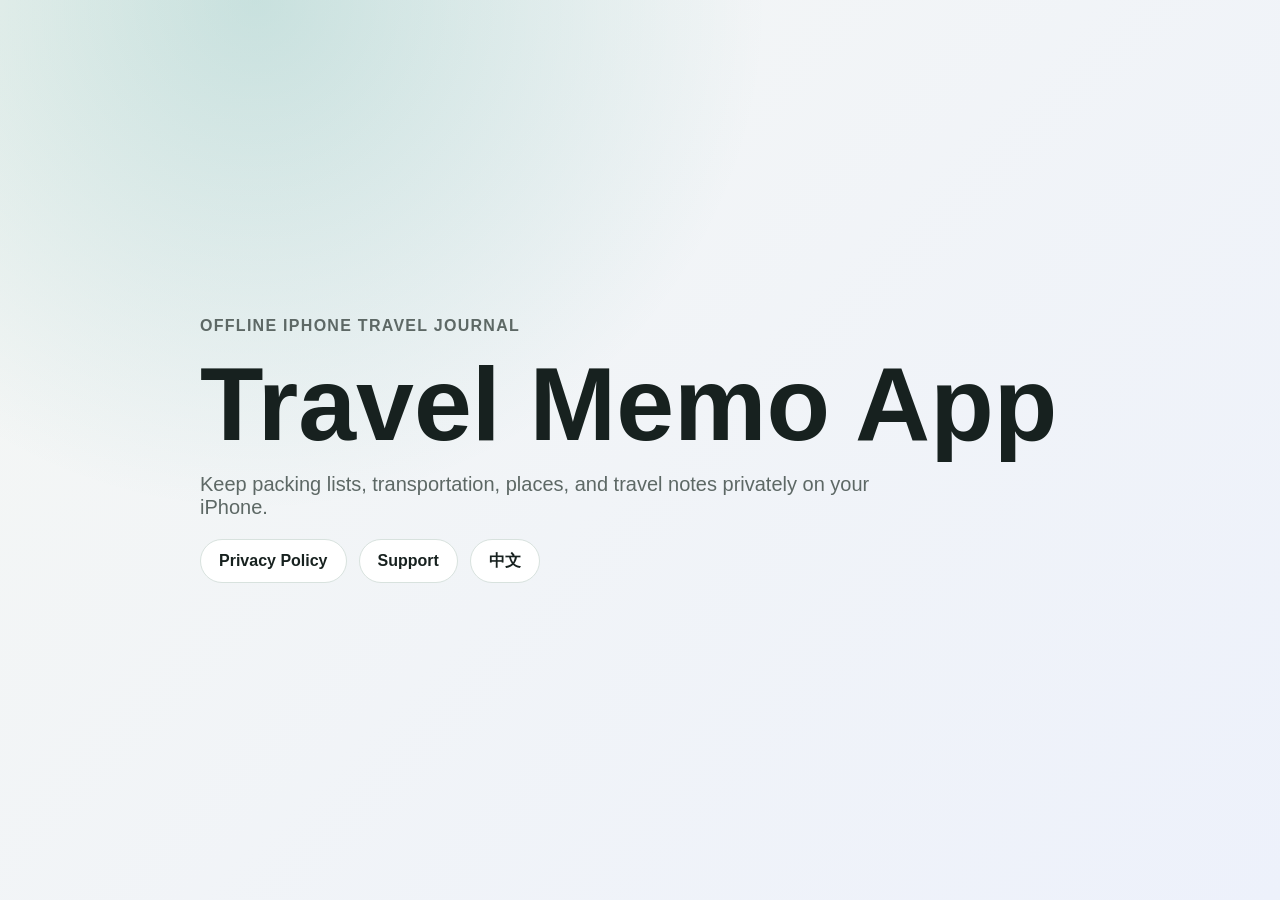
<file: docs/index.html>
<!doctype html>
<html lang="en">
<head>
  <meta charset="utf-8">
  <meta name="viewport" content="width=device-width, initial-scale=1">
  <title>Travel Memo App</title>
  <link rel="stylesheet" href="assets/site.css">
</head>
<body>
  <main class="page">
    <section class="hero">
      <p class="eyebrow">Offline iPhone Travel Journal</p>
      <h1>Travel Memo App</h1>
      <p>Keep packing lists, transportation, places, and travel notes privately on your iPhone.</p>
      <div class="links">
        <a href="privacy.html">Privacy Policy</a>
        <a href="support.html">Support</a>
        <a href="zh/">中文</a>
      </div>
    </section>
  </main>
</body>
</html>
</file>
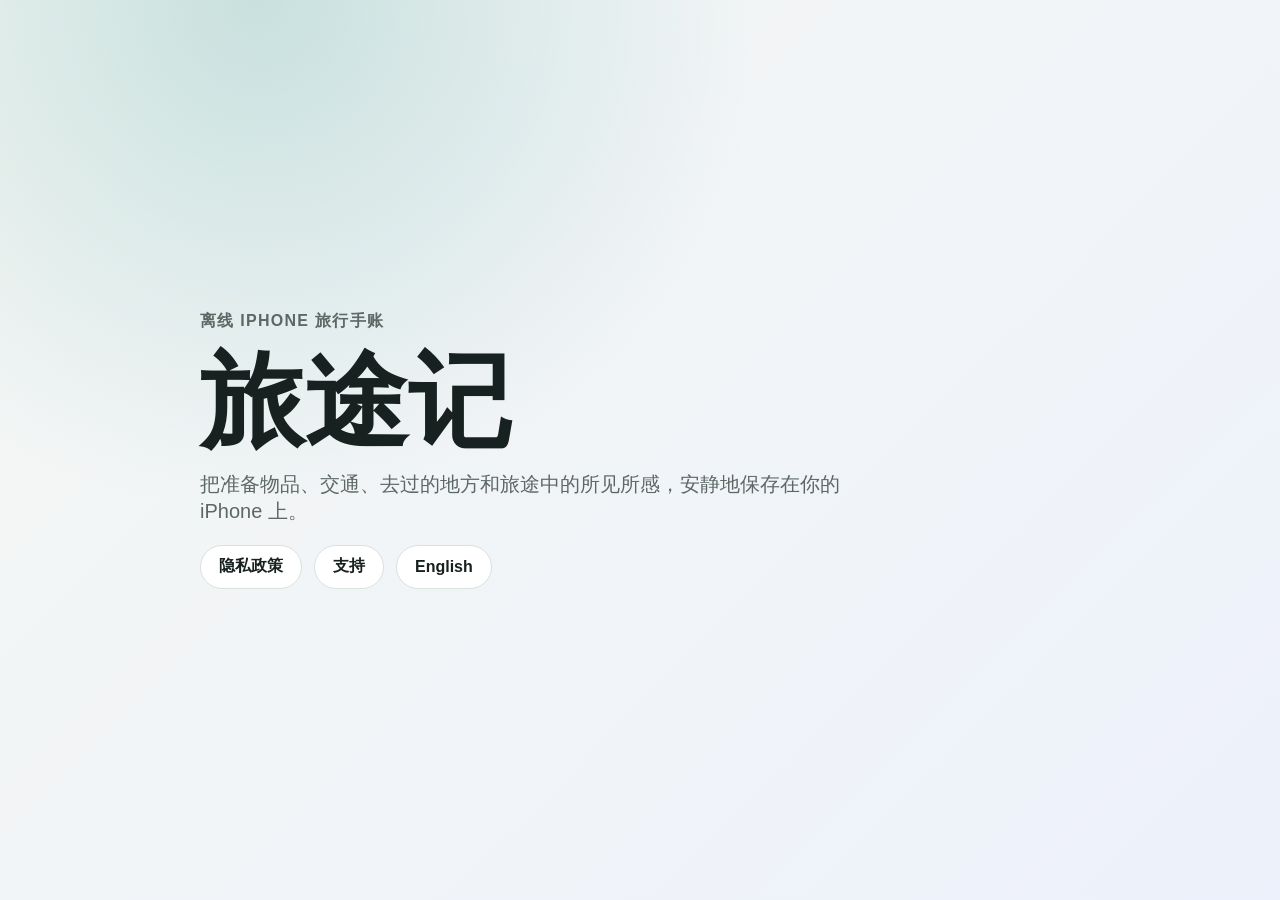
<file: docs/zh/index.html>
<!doctype html>
<html lang="zh-Hans">
<head>
  <meta charset="utf-8">
  <meta name="viewport" content="width=device-width, initial-scale=1">
  <title>旅途记</title>
  <link rel="stylesheet" href="../assets/site.css">
</head>
<body>
  <main class="page">
    <section class="hero">
      <p class="eyebrow">离线 iPhone 旅行手账</p>
      <h1>旅途记</h1>
      <p>把准备物品、交通、去过的地方和旅途中的所见所感，安静地保存在你的 iPhone 上。</p>
      <div class="links">
        <a href="privacy.html">隐私政策</a>
        <a href="support.html">支持</a>
        <a href="../">English</a>
      </div>
    </section>
  </main>
</body>
</html>
</file>
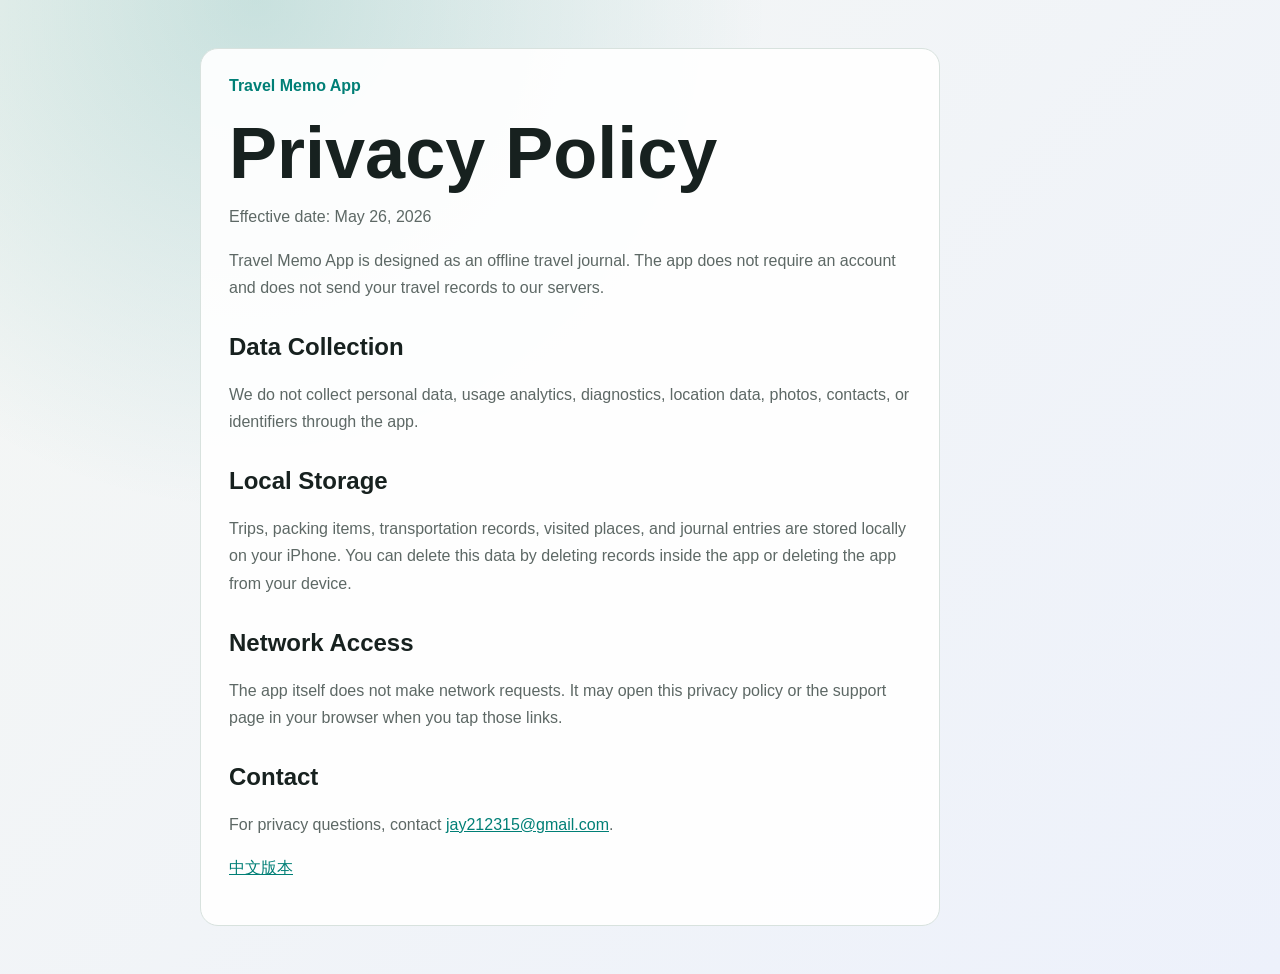
<file: docs/privacy.html>
<!doctype html>
<html lang="en">
<head>
  <meta charset="utf-8">
  <meta name="viewport" content="width=device-width, initial-scale=1">
  <title>Privacy Policy - Travel Memo App</title>
  <link rel="stylesheet" href="assets/site.css">
</head>
<body>
  <main class="page">
    <article class="content">
      <a class="back" href="index.html">Travel Memo App</a>
      <h1>Privacy Policy</h1>
      <p>Effective date: May 26, 2026</p>
      <p>Travel Memo App is designed as an offline travel journal. The app does not require an account and does not send your travel records to our servers.</p>
      <h2>Data Collection</h2>
      <p>We do not collect personal data, usage analytics, diagnostics, location data, photos, contacts, or identifiers through the app.</p>
      <h2>Local Storage</h2>
      <p>Trips, packing items, transportation records, visited places, and journal entries are stored locally on your iPhone. You can delete this data by deleting records inside the app or deleting the app from your device.</p>
      <h2>Network Access</h2>
      <p>The app itself does not make network requests. It may open this privacy policy or the support page in your browser when you tap those links.</p>
      <h2>Contact</h2>
      <p>For privacy questions, contact <a href="mailto:jay212315@gmail.com">jay212315@gmail.com</a>.</p>
      <p><a href="zh/privacy.html">中文版本</a></p>
    </article>
  </main>
</body>
</html>
</file>
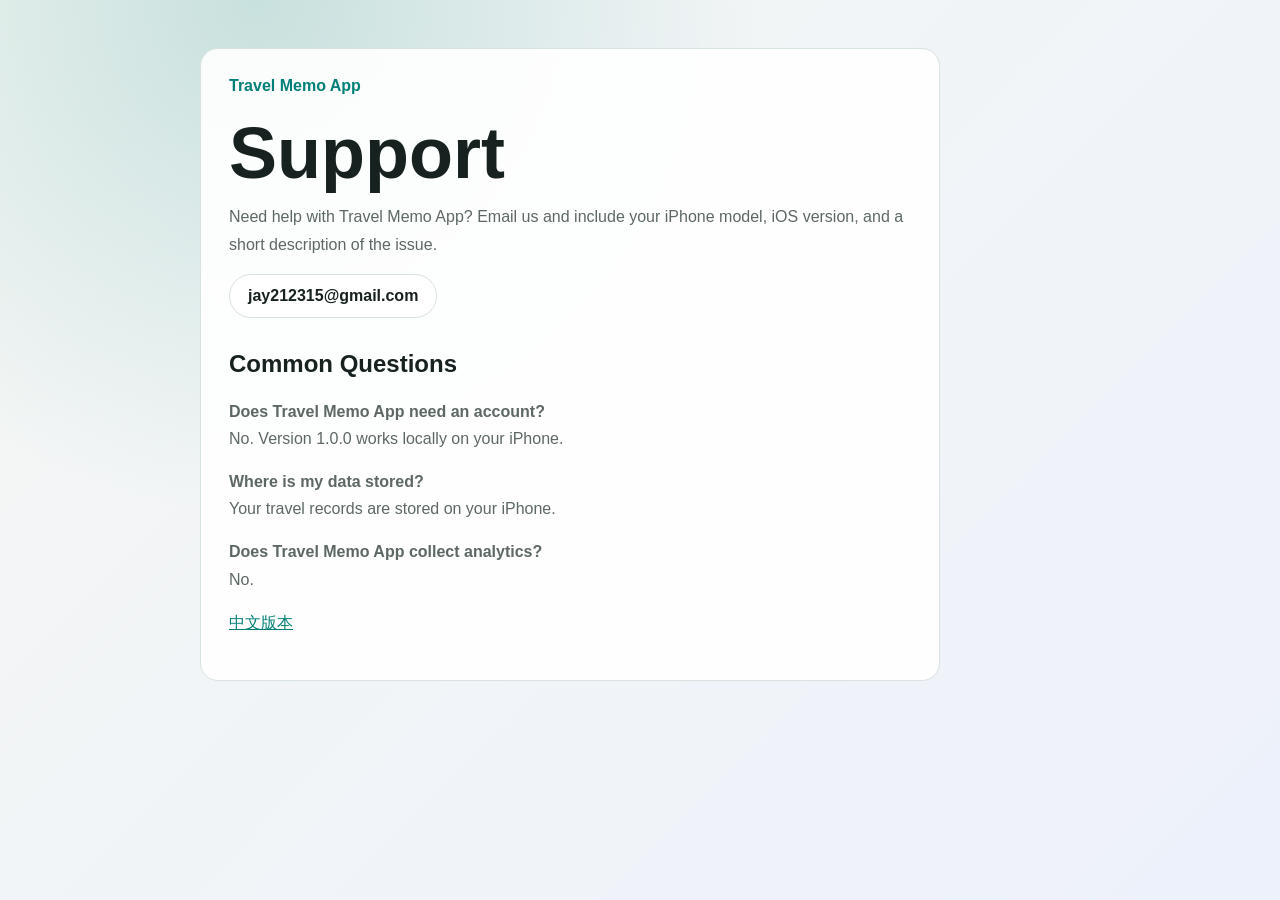
<file: docs/support.html>
<!doctype html>
<html lang="en">
<head>
  <meta charset="utf-8">
  <meta name="viewport" content="width=device-width, initial-scale=1">
  <title>Support - Travel Memo App</title>
  <link rel="stylesheet" href="assets/site.css">
</head>
<body>
  <main class="page">
    <article class="content">
      <a class="back" href="index.html">Travel Memo App</a>
      <h1>Support</h1>
      <p>Need help with Travel Memo App? Email us and include your iPhone model, iOS version, and a short description of the issue.</p>
      <p><a class="button" href="mailto:jay212315@gmail.com">jay212315@gmail.com</a></p>
      <h2>Common Questions</h2>
      <p><strong>Does Travel Memo App need an account?</strong><br>No. Version 1.0.0 works locally on your iPhone.</p>
      <p><strong>Where is my data stored?</strong><br>Your travel records are stored on your iPhone.</p>
      <p><strong>Does Travel Memo App collect analytics?</strong><br>No.</p>
      <p><a href="zh/support.html">中文版本</a></p>
    </article>
  </main>
</body>
</html>
</file>
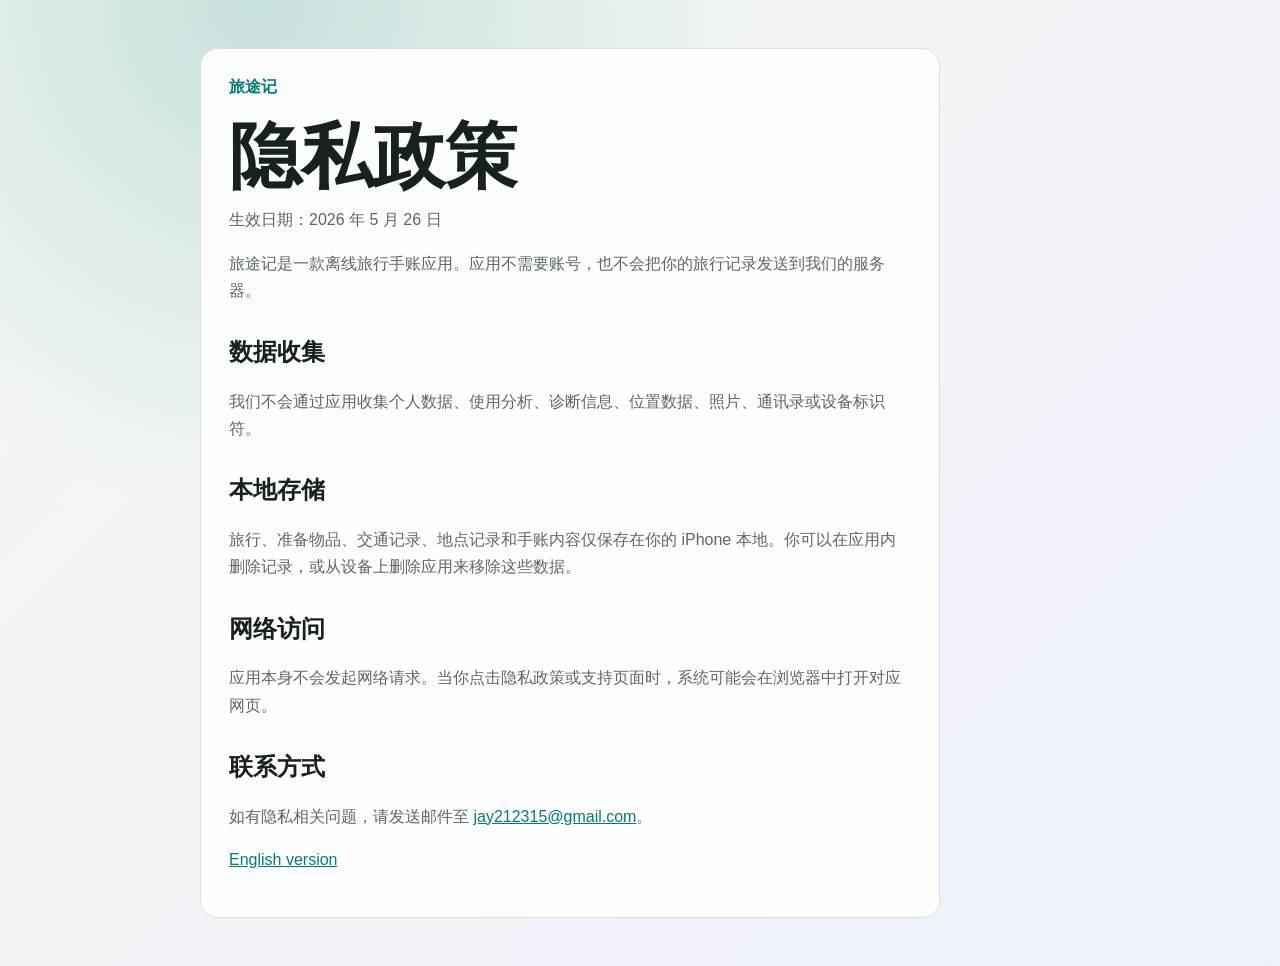
<file: docs/zh/privacy.html>
<!doctype html>
<html lang="zh-Hans">
<head>
  <meta charset="utf-8">
  <meta name="viewport" content="width=device-width, initial-scale=1">
  <title>隐私政策 - 旅途记</title>
  <link rel="stylesheet" href="../assets/site.css">
</head>
<body>
  <main class="page">
    <article class="content">
      <a class="back" href="index.html">旅途记</a>
      <h1>隐私政策</h1>
      <p>生效日期：2026 年 5 月 26 日</p>
      <p>旅途记是一款离线旅行手账应用。应用不需要账号，也不会把你的旅行记录发送到我们的服务器。</p>
      <h2>数据收集</h2>
      <p>我们不会通过应用收集个人数据、使用分析、诊断信息、位置数据、照片、通讯录或设备标识符。</p>
      <h2>本地存储</h2>
      <p>旅行、准备物品、交通记录、地点记录和手账内容仅保存在你的 iPhone 本地。你可以在应用内删除记录，或从设备上删除应用来移除这些数据。</p>
      <h2>网络访问</h2>
      <p>应用本身不会发起网络请求。当你点击隐私政策或支持页面时，系统可能会在浏览器中打开对应网页。</p>
      <h2>联系方式</h2>
      <p>如有隐私相关问题，请发送邮件至 <a href="mailto:jay212315@gmail.com">jay212315@gmail.com</a>。</p>
      <p><a href="../privacy.html">English version</a></p>
    </article>
  </main>
</body>
</html>
</file>
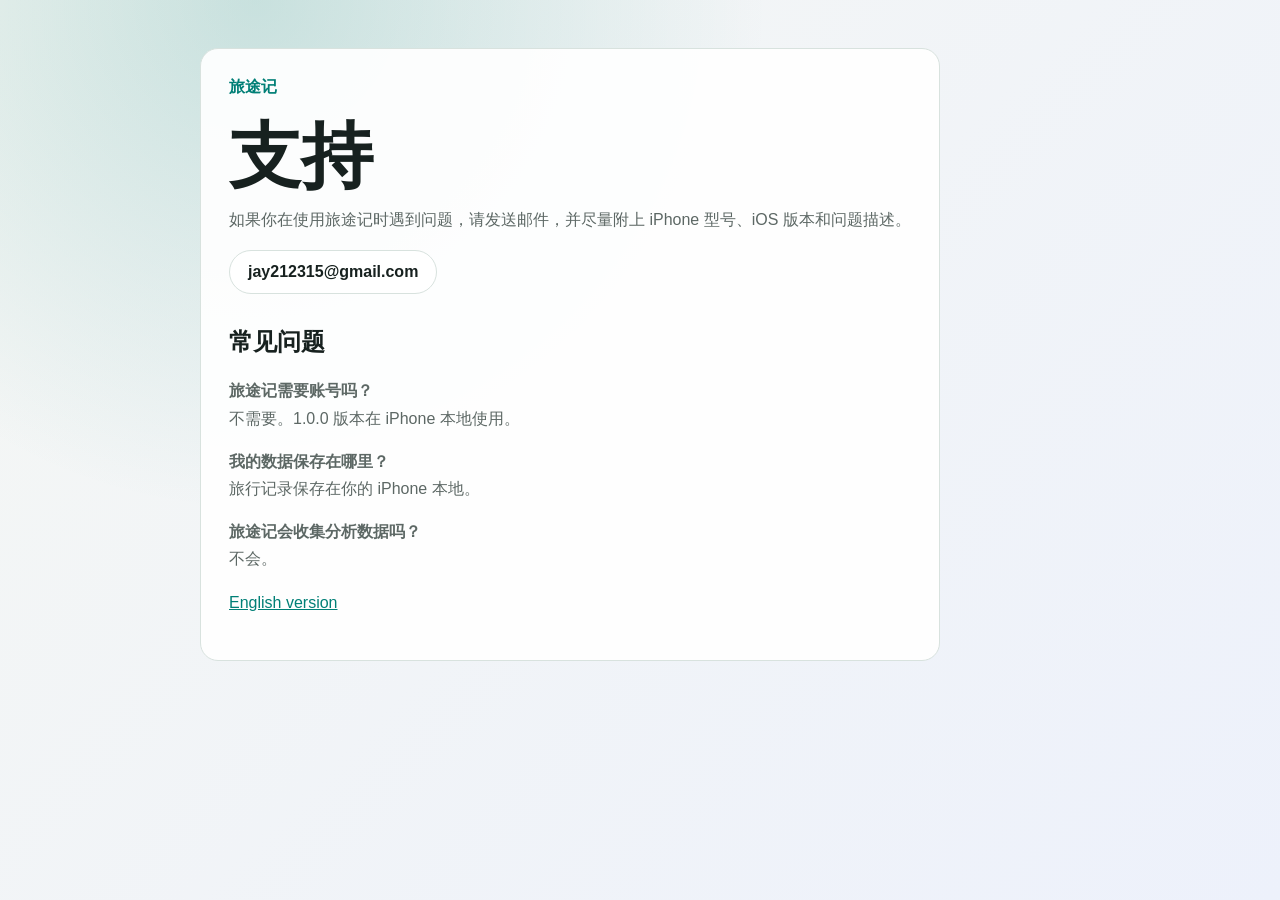
<file: docs/zh/support.html>
<!doctype html>
<html lang="zh-Hans">
<head>
  <meta charset="utf-8">
  <meta name="viewport" content="width=device-width, initial-scale=1">
  <title>支持 - 旅途记</title>
  <link rel="stylesheet" href="../assets/site.css">
</head>
<body>
  <main class="page">
    <article class="content">
      <a class="back" href="index.html">旅途记</a>
      <h1>支持</h1>
      <p>如果你在使用旅途记时遇到问题，请发送邮件，并尽量附上 iPhone 型号、iOS 版本和问题描述。</p>
      <p><a class="button" href="mailto:jay212315@gmail.com">jay212315@gmail.com</a></p>
      <h2>常见问题</h2>
      <p><strong>旅途记需要账号吗？</strong><br>不需要。1.0.0 版本在 iPhone 本地使用。</p>
      <p><strong>我的数据保存在哪里？</strong><br>旅行记录保存在你的 iPhone 本地。</p>
      <p><strong>旅途记会收集分析数据吗？</strong><br>不会。</p>
      <p><a href="../support.html">English version</a></p>
    </article>
  </main>
</body>
</html>
</file>
<file: docs/assets/site.css>
:root {
  color-scheme: light dark;
  --bg: #f5f7f4;
  --fg: #17211f;
  --muted: #5d6865;
  --panel: #ffffff;
  --line: #d8e2de;
  --accent: #007f76;
}

@media (prefers-color-scheme: dark) {
  :root {
    --bg: #101413;
    --fg: #eef7f4;
    --muted: #a8b5b1;
    --panel: #1a2220;
    --line: #30413d;
    --accent: #45d4c7;
  }
}

* {
  box-sizing: border-box;
}

body {
  margin: 0;
  min-height: 100vh;
  font-family: -apple-system, BlinkMacSystemFont, "Segoe UI", sans-serif;
  background:
    radial-gradient(circle at 20% 0%, rgba(0, 127, 118, 0.18), transparent 32rem),
    linear-gradient(135deg, var(--bg), #edf1fb);
  color: var(--fg);
}

a {
  color: var(--accent);
}

.page {
  width: min(920px, 100%);
  margin: 0 auto;
  padding: 48px 20px;
}

.hero {
  min-height: calc(100vh - 96px);
  display: flex;
  flex-direction: column;
  justify-content: center;
  gap: 20px;
}

.eyebrow {
  margin: 0;
  color: var(--muted);
  font-weight: 700;
  letter-spacing: 0.08em;
  text-transform: uppercase;
}

h1 {
  margin: 0;
  font-size: clamp(3rem, 10vw, 6.5rem);
  line-height: 0.95;
}

h2 {
  margin-top: 32px;
}

.hero p:not(.eyebrow) {
  max-width: 680px;
  margin: 0;
  font-size: 1.25rem;
  color: var(--muted);
}

.links {
  display: flex;
  flex-wrap: wrap;
  gap: 12px;
}

.links a,
.button {
  display: inline-flex;
  align-items: center;
  justify-content: center;
  min-height: 44px;
  padding: 0 18px;
  border: 1px solid var(--line);
  border-radius: 999px;
  background: var(--panel);
  color: var(--fg);
  text-decoration: none;
  font-weight: 700;
}

.content {
  max-width: 740px;
  padding: 28px;
  border: 1px solid var(--line);
  border-radius: 18px;
  background: color-mix(in srgb, var(--panel) 92%, transparent);
}

.content h1 {
  font-size: clamp(2.4rem, 8vw, 4.5rem);
}

.content p {
  color: var(--muted);
  line-height: 1.7;
}

.back {
  display: inline-block;
  margin-bottom: 24px;
  text-decoration: none;
  font-weight: 700;
}
</file>
